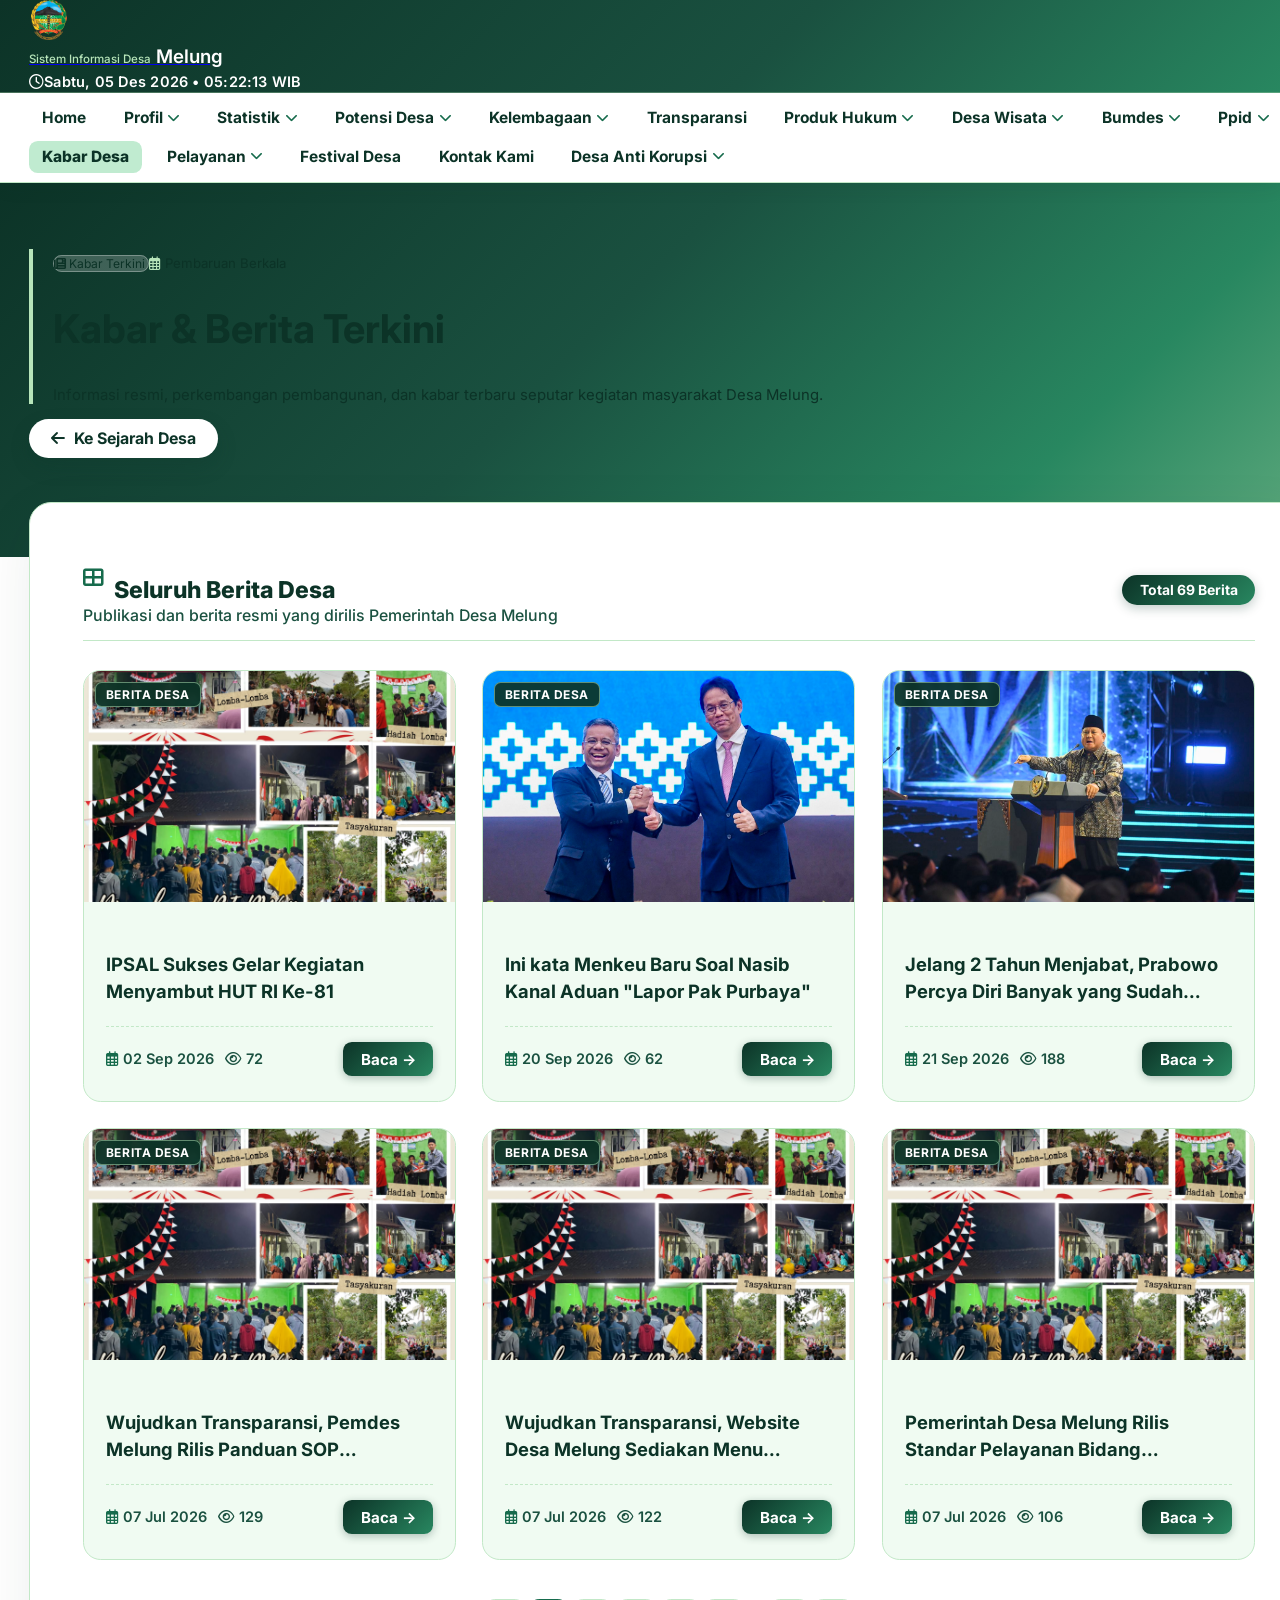
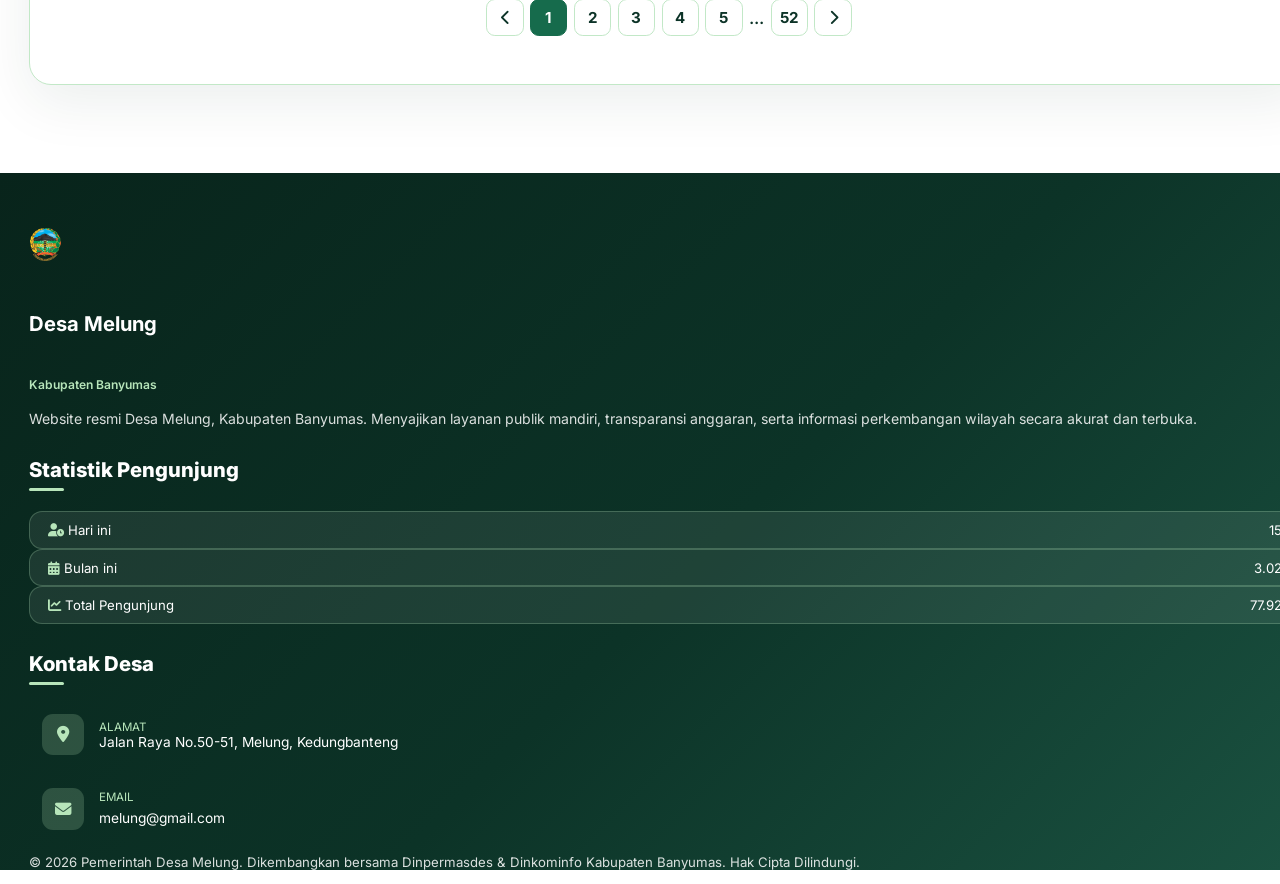
<file: index.html>
<!DOCTYPE html>
<html lang="id">
<head>
    <meta charset="UTF-8">
    <meta http-equiv="refresh" content="0; url=./sejarah-desa/">
    <title>Mengalihkan ke Sejarah Desa Melung...</title>
    <script>
        // Redirect instan via JavaScript
        window.location.replace("./berita-desa/");
    </script>
</head>
<body style="font-family: sans-serif; display: flex; justify-content: center; align-items: center; height: 100vh; margin: 0; background: #fbfdf9; color: #142e1b;">
    <p>Memuat halaman berita desa... Jika tidak otomatis beralih, <a href="./berita-desa/" style="color: #1b6333; font-weight: bold;">klik di sini</a>.</p>
</body>
</html>
</file>
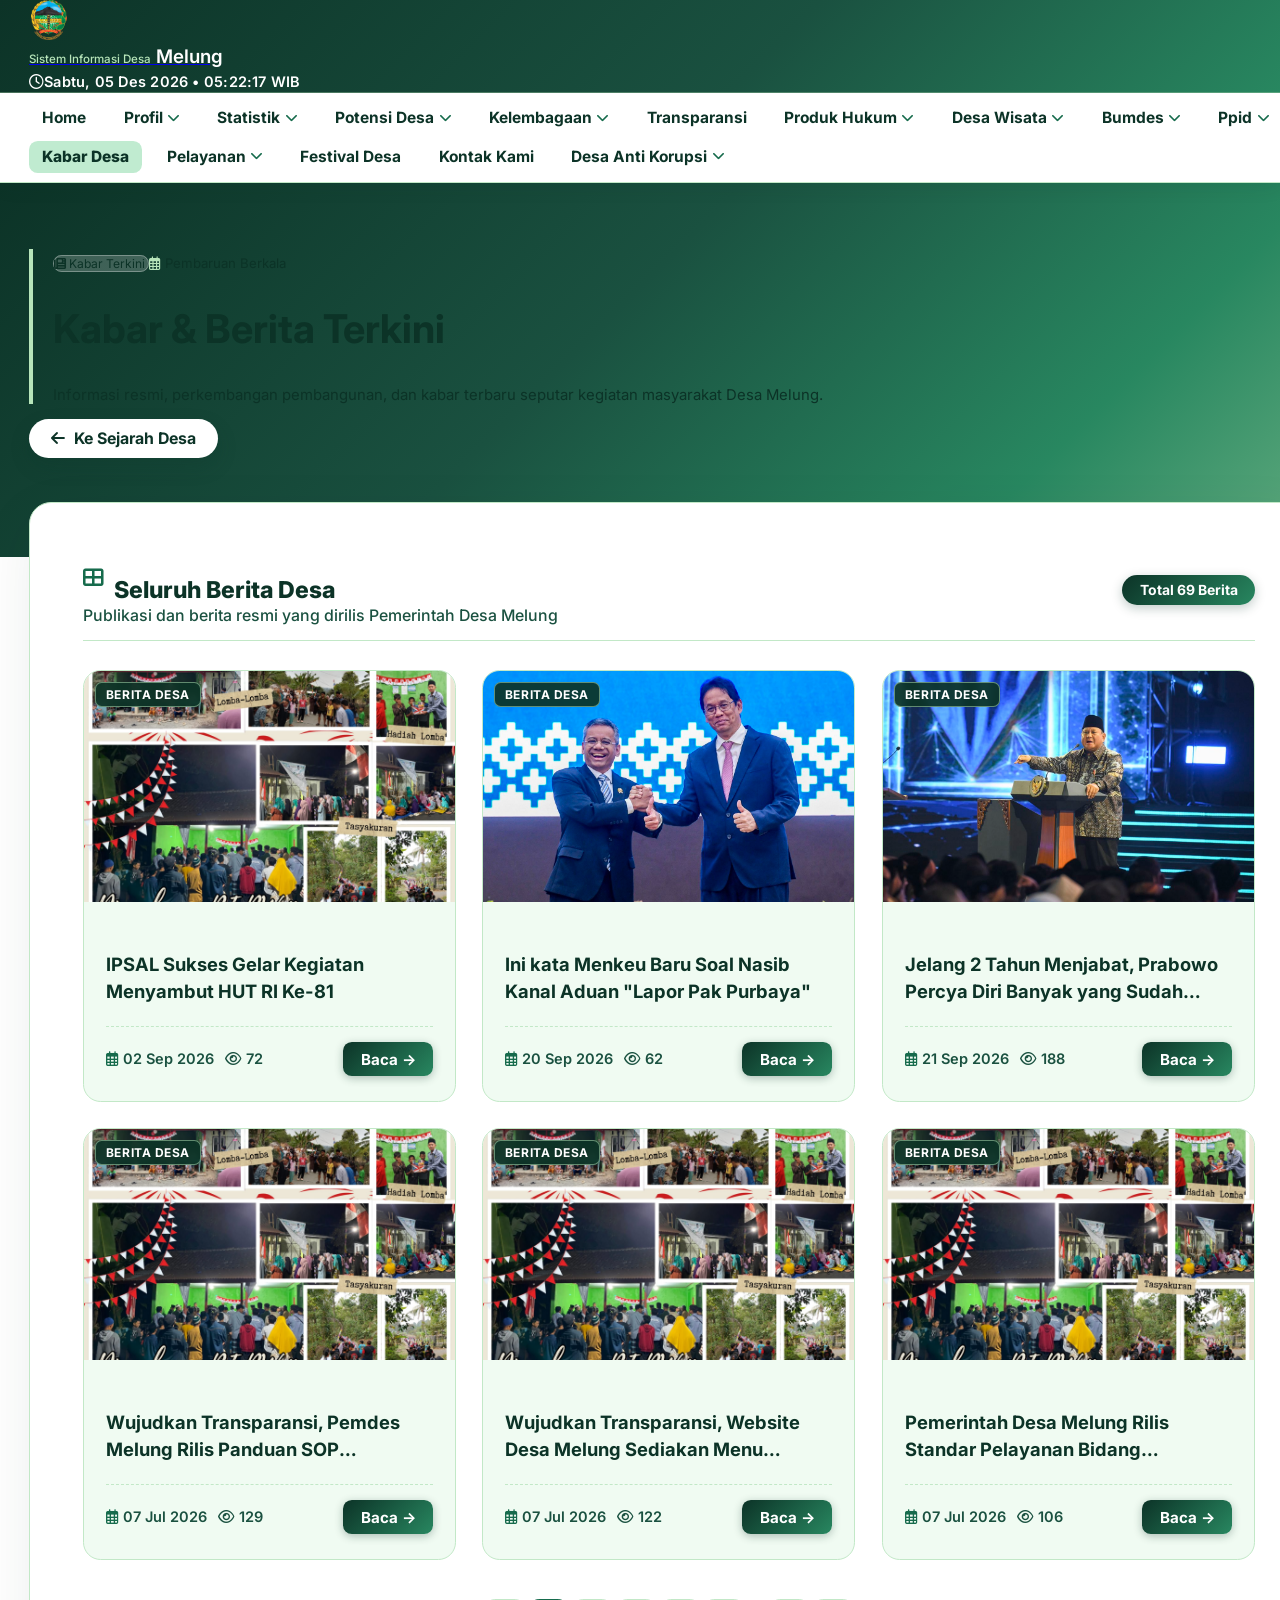
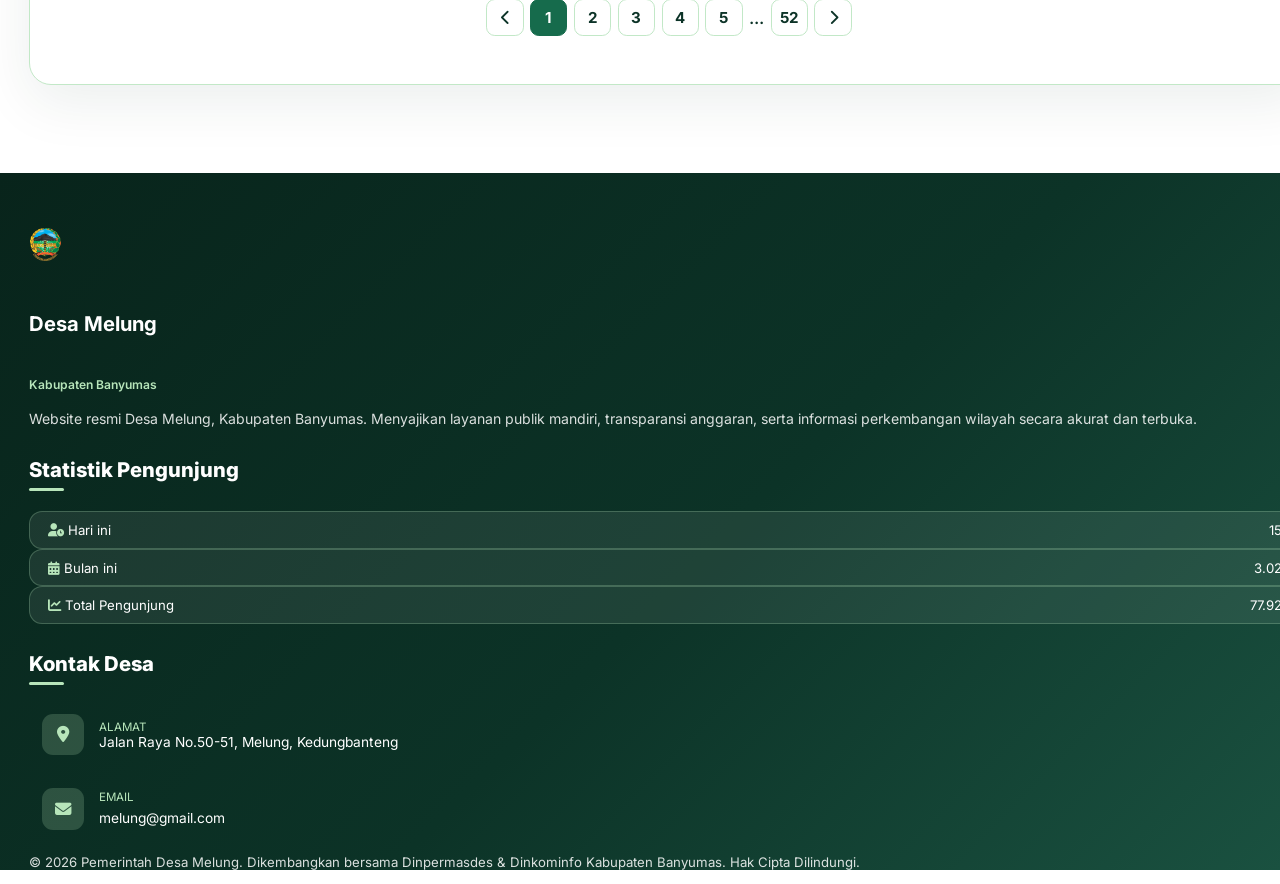
<file: berita-desa/index.html>
<!DOCTYPE html>
<html lang="id" id="top">
<head>
    <meta charset="utf-8">
    <meta name="viewport" content="width=device-width, initial-scale=1, shrink-to-fit=no">
    <title>Kabar & Berita Terkini - Desa Melung</title>
    <link rel="shortcut icon" href="../assets/images/logo-melung.png">
    <link rel="preconnect" href="https://fonts.googleapis.com">
    <link rel="preconnect" href="https://fonts.gstatic.com" crossorigin>
    <link href="https://fonts.googleapis.com/css2?family=Inter:wght@400;500;600;700;800&display=swap" rel="stylesheet">
    <link rel="stylesheet" href="https://cdnjs.cloudflare.com/ajax/libs/font-awesome/6.5.1/css/all.min.css">
    <link rel="stylesheet" href="https://melung.desa.id/themes/css/bootstrap.4.5.3.min.css">
    <link rel="stylesheet" href="style-custom.css">
</head>
<body class="home-two">
    <div class="page-wrapper w-100">
        <!-- Header -->
        <header class="main-header shadow-sm">
            <div class="header-top py-1 text-white">
                <div class="container-fluid d-flex align-items-center justify-content-between">
                    <a href="./index.html" class="brand-logo text-decoration-none d-flex align-items-center py-1">
                        <img src="../assets/images/logo-melung.png" alt="Logo Melung" class="mr-2 flex-shrink-0" style="width: 36px; height: 36px; object-fit: contain;">
                        <div class="d-flex flex-column" style="line-height: 1.2;">
                            <span class="text-uppercase" style="font-size: 10.5px; font-weight: 500; color: #b7e5ba;">Sistem Informasi Desa</span>
                            <span class="header-brand-name" style="font-size: 17px; font-weight: 600; color: #fff;">Melung</span>
                        </div>
                    </a>
                    <span class="header-realtime-info d-none d-sm-inline">
                        <i class="far fa-clock mr-1"></i><span id="realtime-clock">Memuat waktu...</span>
                    </span>
                </div>
            </div>

            <!-- Navigasi Utama (2 Baris Tanpa Ikon Menu) -->
            <div class="header-nav-bar">
                <div class="container-fluid">
                    <nav class="main-menu">
                        <ul class="navigation">
                            <li><a href="../sejarah-desa/" class="nav-static-item">Home</a></li>

                            <!-- Profil -->
                            <li class="nav-dropdown-item">
                                <a href="javascript:void(0)" class="nav-static-item">Profil <i class="fas fa-chevron-down nav-chevron"></i></a>
                                <div class="dropdown-popup">
                                    <a href="#" class="popup-link">Tentang Kami</a>
                                    <a href="#" class="popup-link">Visi Dan Misi</a>
                                    <a href="../sejarah-desa/" class="popup-link">Sejarah Desa</a>
                                    <a href="https://melung.desa.id/artikel-detail/profil-desa-melung" class="popup-link">Letak Geografis Desa</a>
                                    <a href="#" class="popup-link">Peta Desa</a>
                                    <a href="#" class="popup-link">Peta Pertanahan</a>
                                    <a href="https://melung.desa.id/artikel-detail/tentang-desa-melung" class="popup-link">Lambang, Motto, Dan Slogan Desa</a>
                                    <a href="#" class="popup-link">Prestasi Desa</a>
                                </div>
                            </li>

                            <!-- Statistik -->
                            <li class="nav-dropdown-item">
                                <a href="javascript:void(0)" class="nav-static-item">Statistik <i class="fas fa-chevron-down nav-chevron"></i></a>
                                <div class="dropdown-popup">
                                    <a href="https://melung.desa.id/artikel-detail/statistik" class="popup-link">Statistik Penduduk</a>
                                    <a href="#" class="popup-link">Statistik Pendidikan</a>
                                    <a href="#" class="popup-link">Statistik Pekerjaan</a>
                                    <a href="#" class="popup-link">Statistik Agama</a>
                                </div>
                            </li>

                            <!-- Potensi Desa -->
                            <li class="nav-dropdown-item">
                                <a href="javascript:void(0)" class="nav-static-item">Potensi Desa <i class="fas fa-chevron-down nav-chevron"></i></a>
                                <div class="dropdown-popup">
                                    <a href="#" class="popup-link">Potensi Perkebunan Kopi</a>
                                    <a href="#" class="popup-link">Pertanian & Peternakan</a>
                                    <a href="#" class="popup-link">Sumber Daya Air & PLTA</a>
                                    <a href="#" class="popup-link">UMKM Olahan Warga</a>
                                </div>
                            </li>

                            <!-- Kelembagaan -->
                            <li class="nav-dropdown-item">
                                <a href="javascript:void(0)" class="nav-static-item">Kelembagaan <i class="fas fa-chevron-down nav-chevron"></i></a>
                                <div class="dropdown-popup">
                                    <a href="https://melung.desa.id/artikel-detail/pemerintahan-desa" class="popup-link">Pemerintah Desa</a>
                                    <a href="https://melung.desa.id/artikel-detail/bpd" class="popup-link">BPD Desa Melung</a>
                                    <a href="https://melung.desa.id/artikel-detail/lembaga-kemasyarakatan-desa" class="popup-link">LPMD</a>
                                    <a href="#" class="popup-link">Karang Taruna</a>
                                </div>
                            </li>

                            <li><a href="https://melung.desa.id/artikel-detail/transparansi" class="nav-static-item">Transparansi</a></li>

                            <!-- Produk Hukum -->
                            <li class="nav-dropdown-item">
                                <a href="javascript:void(0)" class="nav-static-item">Produk Hukum <i class="fas fa-chevron-down nav-chevron"></i></a>
                                <div class="dropdown-popup">
                                    <a href="#" class="popup-link">Peraturan Desa (Perdes)</a>
                                    <a href="#" class="popup-link">Keputusan Kepala Desa</a>
                                </div>
                            </li>

                            <!-- Desa Wisata -->
                            <li class="nav-dropdown-item">
                                <a href="javascript:void(0)" class="nav-static-item">Desa Wisata <i class="fas fa-chevron-down nav-chevron"></i></a>
                                <div class="dropdown-popup">
                                    <a href="#" class="popup-link">Wisata Pagubugan Melung</a>
                                    <a href="#" class="popup-link">Ekowisata & Agro Camping</a>
                                </div>
                            </li>

                            <!-- Bumdes -->
                            <li class="nav-dropdown-item">
                                <a href="javascript:void(0)" class="nav-static-item">Bumdes <i class="fas fa-chevron-down nav-chevron"></i></a>
                                <div class="dropdown-popup">
                                    <a href="#" class="popup-link">Profil BUMDes Gumregah</a>
                                    <a href="#" class="popup-link">Unit Usaha BUMDes</a>
                                </div>
                            </li>

                            <!-- PPID -->
                            <li class="nav-dropdown-item">
                                <a href="javascript:void(0)" class="nav-static-item">Ppid <i class="fas fa-chevron-down nav-chevron"></i></a>
                                <div class="dropdown-popup">
                                    <a href="#" class="popup-link">Informasi Publik Berkala</a>
                                    <a href="#" class="popup-link">Permohonan Informasi</a>
                                </div>
                            </li>

                            <!-- Kabar Desa (Halaman Aktif) -->
                            <li><a href="./index.html" class="nav-static-item active">Kabar Desa</a></li>

                            <!-- Pelayanan -->
                            <li class="nav-dropdown-item">
                                <a href="javascript:void(0)" class="nav-static-item">Pelayanan <i class="fas fa-chevron-down nav-chevron"></i></a>
                                <div class="dropdown-popup">
                                    <a href="https://melung.desa.id/artikel-detail/wujudkan-tertib-administrasi-pemdes-melung-rilis-daftar-lengkap-syarat-pelayanan-publik" class="popup-link">Syarat Pelayanan</a>
                                    <a href="#" class="popup-link">Layanan Mandiri Online</a>
                                </div>
                            </li>

                            <li><a href="#" class="nav-static-item">Festival Desa</a></li>
                            <li><a href="#" class="nav-static-item">Kontak Kami</a></li>

                            <!-- Desa Anti Korupsi -->
                            <li class="nav-dropdown-item">
                                <a href="javascript:void(0)" class="nav-static-item">Desa Anti Korupsi <i class="fas fa-chevron-down nav-chevron"></i></a>
                                <div class="dropdown-popup">
                                    <a href="#" class="popup-link">Indikator Anti Korupsi</a>
                                    <a href="#" class="popup-link">Kanal Pengaduan WBS</a>
                                </div>
                            </li>
                        </ul>
                    </nav>
                </div>
            </div>
        </header>

        <!-- Hero Banner -->
        <section class="hero-page-banner">
            <div class="container-fluid">
                <div class="row align-items-center justify-content-between">
                    <div class="col-lg-9">
                        <div class="hero-title-wrapper">
                            <div class="d-flex align-items-center flex-wrap mb-2" style="gap: 8px;">
                                <span class="badge badge-success px-2.5 py-1 font-weight-bold" style="background: rgba(255,255,255,0.2); border: 1px solid rgba(255,255,255,0.3); border-radius: 20px; font-size: 11px;">
                                    <i class="fas fa-newspaper mr-1"></i> Kabar Terkini
                                </span>
                                <span class="text-white-50" style="font-size: 12px;"><i class="far fa-calendar-alt mr-1" style="color: #b7e5ba;"></i> Pembaruan Berkala</span>
                            </div>
                            <h1 class="text-white font-weight-bold" style="font-size: clamp(22px, 3.5vw, 36px);">Kabar & Berita Terkini</h1>
                            <p class="text-white-50 m-0" style="font-size: 13.5px;">Informasi resmi, perkembangan pembangunan, dan kabar terbaru seputar kegiatan masyarakat Desa Melung.</p>
                        </div>
                    </div>
                    <div class="col-lg-3 text-lg-right mt-3 mt-lg-0">
                        <a href="../sejarah-desa/" class="btn-back-landing">
                            <i class="fas fa-arrow-left mr-1"></i> Ke Sejarah Desa
                        </a>
                    </div>
                </div>
            </div>
        </section>

        <!-- Main Content -->
        <div style="background: var(--bg-body); padding-bottom: 80px; min-height: 70vh;">
            <div class="container-fluid">
                <div class="row">
                    <div class="col-12">
                        <div class="article-main-card">
                            <div class="news-header">
                                <div class="news-header-left">
                                    <div class="title-row">
                                        <span class="news-icon-square"><i class="fas fa-table-cells-large"></i></span>
                                        <h3 class="section-title">Seluruh Berita Desa</h3>
                                    </div>
                                    <p class="section-subtitle">Publikasi dan berita resmi yang dirilis Pemerintah Desa Melung</p>
                                </div>
                                <div class="news-header-right">
                                    <span class="badge-total">Total 69 Berita</span>
                                </div>
                            </div>

                            <div class="news-grid" id="newsGrid">
                                <!-- Render via JS -->
                            </div>

                            <div class="pagination-bar">
                                <a href="#" class="page-link prev"><i class="fas fa-chevron-left"></i></a>
                                <a href="#" class="page-link active">1</a>
                                <a href="#" class="page-link">2</a>
                                <a href="#" class="page-link">3</a>
                                <a href="#" class="page-link">4</a>
                                <a href="#" class="page-link">5</a>
                                <span class="page-dots">...</span>
                                <a href="#" class="page-link">52</a>
                                <a href="#" class="page-link next"><i class="fas fa-chevron-right"></i></a>
                            </div>
                        </div>
                    </div>
                </div>
            </div>
        </div>

        <!-- Footer -->
        <footer class="modern-footer-section">
            <div class="container-fluid position-relative z-2">
                <div class="row justify-content-between pb-3">
                    <div class="col-lg-4 col-md-6 mb-4">
                        <div class="d-flex align-items-center mb-3" style="gap: 12px;">
                            <div class="p-2 rounded-circle bg-white d-inline-flex align-items-center justify-content-center" style="width: 44px; height: 44px;">
                                <img src="../assets/images/logo-melung.png" alt="Logo Melung" style="height: 30px; width: 30px; object-fit: contain;">
                            </div>
                            <div>
                                <h5 class="font-weight-bold text-white mb-0" style="font-size: 1.05rem;">Desa Melung</h5>
                                <small style="color: #b7e5ba; font-weight: 600; font-size: 11px;">Kabupaten Banyumas</small>
                            </div>
                        </div>
                        <p style="font-size: 12.8px; color: rgba(255,255,255,0.85); line-height: 1.6;">Website resmi Desa Melung, Kabupaten Banyumas. Menyajikan layanan publik mandiri, transparansi anggaran, serta informasi perkembangan wilayah secara akurat dan terbuka.</p>
                    </div>

                    <div class="col-lg-4 col-md-6 mb-4">
                        <h4 class="modern-footer-title" style="font-size: 1.05rem;">Statistik Pengunjung</h4>
                        <div class="d-flex flex-column" style="gap: 9px;">
                            <div class="footer-counter-card" style="font-size: 12px; padding: 9px 16px;">
                                <div><i class="fas fa-user-clock mr-2"></i> Hari ini</div>
                                <span class="font-weight-bold">150</span>
                            </div>
                            <div class="footer-counter-card" style="font-size: 12px; padding: 9px 16px;">
                                <div><i class="fas fa-calendar-alt mr-2"></i> Bulan ini</div>
                                <span class="font-weight-bold">3.025</span>
                            </div>
                            <div class="footer-counter-card" style="font-size: 12px; padding: 9px 16px;">
                                <div><i class="fas fa-chart-line mr-2"></i> Total Pengunjung</div>
                                <span class="font-weight-bold" style="color: #b7e5ba;">77.926</span>
                            </div>
                        </div>
                    </div>

                    <div class="col-lg-4 col-md-12 mb-4">
                        <h4 class="modern-footer-title" style="font-size: 1.05rem;">Kontak Desa</h4>
                        <div class="footer-contact-item">
                            <div class="footer-contact-icon"><i class="fas fa-map-marker-alt"></i></div>
                            <div>
                                <div class="font-weight-bold" style="font-size: 10.5px;">ALAMAT</div>
                                <div style="font-size: 12.5px;">Jalan Raya No.50-51, Melung, Kedungbanteng</div>
                            </div>
                        </div>
                        <div class="footer-contact-item">
                            <div class="footer-contact-icon"><i class="fas fa-envelope"></i></div>
                            <div>
                                <div class="font-weight-bold" style="font-size: 10.5px;">EMAIL</div>
                                <span class="text-white" style="font-size: 12.5px;">melung@gmail.com</span>
                            </div>
                        </div>
                    </div>
                </div>

                <div class="text-center py-3 border-top" style="border-color: rgba(255,255,255,0.15) !important;">
                    <p class="mb-0" style="font-size: 12px; color: rgba(255,255,255,0.85);">&copy; 2026 Pemerintah Desa Melung. Dikembangkan bersama Dinpermasdes & Dinkominfo Kabupaten Banyumas. Hak Cipta Dilindungi.</p>
                </div>
            </div>
        </footer>
    </div>

    <a href="#top" id="backToTop" class="scroll-top">
        <span class="fa fa-angle-up"></span>
    </a>

    <script src="script.js"></script>
</body>
</html>
</file>
<file: berita-desa/style-custom.css>
:root {
  --bg-body: #ffffff;
  --bg-card: #ffffff;
  --bg-nav: #ffffff;
  --text-main: #0c3327;
  --text-muted: #1a5140;
  --border-ui: #c2e8c7;
  --border-input: #92d69a;
  --input-bg: #f0fbf2;
  --item-hover-bg: #dcf2e1;
  --accent-theme: #166b4c;
  --accent-soft: #b7e5ba;
  --accent-gold: #288760;
  --header-gradient: linear-gradient(135deg, #0c3327 0%, #1a5140 60%, #288760 100%);
  --hero-gradient: linear-gradient(135deg, #0c3327 0%, #1a5140 45%, #288760 80%, #5ca87c 100%);
  --footer-gradient: linear-gradient(135deg, #08241b 0%, #0c3327 55%, #1a5140 100%);
}

/* Base & Zoom 110% */
html {
  scroll-behavior: smooth;
  font-size: 110% !important;
}

html,
body {
  width: 100%;
  margin: 0;
  padding: 0;
  overflow-x: clip !important;
}

body {
  background-color: var(--bg-body) !important;
  color: var(--text-main) !important;
  font-family: 'Inter', sans-serif;
  zoom: 1.1;
  -moz-transform: scale(1.1);
  -moz-transform-origin: 0 0;
}

/* Kunci Layar saat Pop-Up Terbuka */
body.modal-open {
  overflow: hidden !important;
}

button,
input,
select,
textarea {
  font-family: inherit;
}

.container-fluid {
  width: 100% !important;
  padding: 0 1.5rem !important;
}

/* Header & Navigasi */
.main-header {
  position: sticky !important;
  top: 0;
  width: 100%;
  z-index: 99999;
  background: var(--bg-nav) !important;
  box-shadow: 0 4px 18px -2px rgba(12, 51, 39, 0.12) !important;
}

.header-top {
  background: var(--header-gradient) !important;
  border-bottom: 1px solid rgba(183, 229, 186, 0.35);
}

.header-realtime-info {
  font-size: 0.75rem !important;
  color: #ffffff !important;
  font-weight: 600;
  letter-spacing: 0.2px;
}

.header-realtime-info i {
  color: #ffffff !important;
}

.header-nav-bar {
  background: #ffffff !important;
  border-bottom: 1px solid var(--border-ui);
  padding: 8px 0 !important;
  overflow: visible !important;
}

.main-menu {
  overflow: visible !important;
}

.main-menu .navigation {
  display: flex !important;
  align-items: center;
  justify-content: flex-start;
  gap: 6px 10px;
  margin: 0;
  padding: 0;
  list-style: none;
  flex-wrap: wrap !important;
  overflow: visible !important;
}

.main-menu .navigation > li {
  position: relative !important;
  flex-shrink: 0;
}

.nav-static-item {
  font-weight: 700 !important;
  font-size: 0.8rem;
  color: #0c3327 !important;
  background: transparent;
  padding: 6px 12px;
  border-radius: 8px;
  display: inline-flex;
  align-items: center;
  white-space: nowrap;
  text-decoration: none !important;
  transition: all 0.2s cubic-bezier(0.25, 1, 0.5, 1);
}

.nav-static-item:hover,
.nav-dropdown-item.is-open > .nav-static-item {
  background: #dcf2e1 !important;
  color: #0c3327 !important;
}

.nav-static-item.active {
  background: #c0ebd0 !important;
  color: #0c3327 !important;
  font-weight: 800 !important;
}

.nav-chevron {
  font-size: 0.65rem;
  margin-left: 4px;
  color: #166b4c !important;
  transition: transform 0.3s cubic-bezier(0.34, 1.56, 0.64, 1);
}

.nav-dropdown-item.is-open .nav-chevron {
  transform: rotate(180deg);
}

/* Dropdown Popup */
.nav-dropdown-item {
  position: relative !important;
}

.dropdown-popup {
  position: absolute !important;
  top: 100% !important;
  left: 0 !important;
  min-width: 215px !important;
  background: #ffffff !important;
  border-radius: 12px !important;
  border: 1px solid rgba(0, 0, 0, 0.08) !important;
  box-shadow: 0 12px 32px rgba(12, 51, 39, 0.16) !important;
  padding: 8px 6px !important;
  display: flex !important;
  flex-direction: column !important;
  gap: 2px !important;
  z-index: 999999 !important;
  opacity: 0 !important;
  visibility: hidden !important;
  transform: translateY(-8px) !important;
  transform-origin: top center;
  pointer-events: none !important;
  transition: opacity 0.22s cubic-bezier(0.4, 0, 0.2, 1),
              transform 0.22s cubic-bezier(0.4, 0, 0.2, 1),
              visibility 0.22s ease !important;
  will-change: transform, opacity, visibility;
}

.nav-dropdown-item:hover .dropdown-popup,
.nav-dropdown-item.is-open .dropdown-popup {
  opacity: 1 !important;
  visibility: visible !important;
  transform: translateY(6px) !important;
  pointer-events: auto !important;
}

.nav-dropdown-item::after {
  content: '';
  position: absolute;
  top: 100%;
  left: 0;
  width: 100%;
  height: 10px;
}

.popup-link {
  display: block !important;
  padding: 7.5px 12px !important;
  font-size: 0.78rem !important;
  font-weight: 600 !important;
  color: #2d3748 !important;
  text-decoration: none !important;
  border-radius: 8px !important;
  transition: background-color 0.2s ease, color 0.2s ease, transform 0.2s ease !important;
  white-space: nowrap;
}

.popup-link:hover {
  background-color: #dcf2e1 !important;
  color: #0c3327 !important;
  padding-left: 16px !important;
  transform: translateX(2px);
}

.popup-link.active {
  background: #c0ebd0 !important;
  color: #0c3327 !important;
  font-weight: 700;
}

/* Hero Banner & Button */
.hero-page-banner {
  background: var(--hero-gradient);
  padding: 60px 0 90px;
  width: 100%;
  position: relative;
  overflow: hidden;
}

.hero-title-wrapper {
  border-left: 4px solid #b7e5ba;
  padding-left: 18px;
}

.btn-back-landing {
  display: inline-flex;
  align-items: center;
  gap: 8px;
  padding: 9px 20px;
  background: var(--bg-card);
  color: #0c3327 !important;
  font-weight: 700;
  font-size: 0.82rem;
  border-radius: 30px;
  box-shadow: 0 8px 18px rgba(12, 51, 39, 0.2);
  text-decoration: none !important;
  transition: all 0.35s cubic-bezier(0.22, 1.25, 0.36, 1);
}

.btn-back-landing:hover {
  transform: translateX(-4px) scale(1.02);
  box-shadow: 0 10px 22px rgba(12, 51, 39, 0.3);
}

/* Kartu Utama & Konten */
.article-main-card {
  background: var(--bg-card);
  border-radius: 20px;
  border: 1px solid var(--border-ui);
  box-shadow: 0 16px 50px rgba(12, 51, 39, 0.08);
  padding: 44px 48px;
  margin-top: -50px;
  position: relative;
  z-index: 3;
  max-width: 1380px;
  margin-left: auto;
  margin-right: auto;
}

.news-header {
  display: flex;
  justify-content: space-between;
  align-items: center;
  margin-bottom: 26px;
  padding-bottom: 14px;
  border-bottom: 1px solid var(--border-ui);
}

.title-row {
  display: flex;
  align-items: center;
  gap: 10px;
}

.news-icon-square {
  color: #166b4c !important;
  font-size: 1.05rem;
}

.section-title {
  font-size: 1.2rem;
  font-weight: 800;
  color: #0c3327 !important;
  margin-bottom: 0;
}

.section-subtitle {
  font-size: 0.82rem;
  color: #1a5140 !important;
  font-weight: 500;
  margin-top: 2px;
  margin-bottom: 0;
}

.badge-total {
  background: linear-gradient(135deg, #0c3327 0%, #288760 100%);
  color: #ffffff !important;
  padding: 6px 16px;
  border-radius: 50px;
  font-size: 0.72rem;
  font-weight: 700;
  box-shadow: 0 3px 10px rgba(12, 51, 39, 0.25);
}

/* Grid Berita & Kartu */
.news-grid {
  display: grid;
  grid-template-columns: repeat(3, 1fr);
  gap: 24px;
}

.news-card {
  background: var(--input-bg);
  border: 1px solid var(--border-ui);
  border-radius: 16px;
  overflow: hidden;
  display: flex;
  flex-direction: column;
  transition: transform 0.35s cubic-bezier(0.22, 1.25, 0.36, 1),
              box-shadow 0.35s ease,
              background-color 0.3s ease,
              border-color 0.3s ease;
  will-change: transform, box-shadow;
  cursor: pointer;
}

.news-card:hover {
  transform: translateY(-6px) scale(1.015);
  background-color: #ffffff !important;
  border-color: #288760;
  box-shadow: 0 16px 36px -6px rgba(12, 51, 39, 0.22);
}

.card-image-wrap {
  position: relative;
  width: 100%;
  height: 210px !important;
  background-color: #e2e8f0;
  overflow: hidden;
}

.card-thumb {
  width: 100%;
  height: 100%;
  object-fit: cover;
  transition: transform 0.5s cubic-bezier(0.16, 1, 0.3, 1);
}

.news-card:hover .card-thumb {
  transform: scale(1.08);
}

.card-badge {
  position: absolute;
  top: 10px;
  left: 10px;
  background: rgba(12, 51, 39, 0.92);
  backdrop-filter: blur(4px);
  color: #ffffff !important;
  border: 1px solid rgba(183, 229, 186, 0.5);
  font-size: 0.62rem;
  font-weight: 700;
  letter-spacing: 0.5px;
  padding: 3.5px 9px;
  border-radius: 6px;
}

.card-content {
  padding: 22px 20px !important;
  display: flex;
  flex-direction: column;
  flex-grow: 1;
}

.card-title {
  font-size: 0.95rem !important;
  font-weight: 700;
  line-height: 1.5 !important;
  color: #0c3327 !important;
  margin-bottom: 18px !important;
  display: -webkit-box;
  -webkit-line-clamp: 2;
  line-clamp: 2;
  -webkit-box-orient: vertical;
  overflow: hidden;
  height: auto !important;
  min-height: 2.9em !important;
  transition: color 0.3s ease;
}

.news-card:hover .card-title {
  color: #166b4c !important;
}

.card-footer {
  margin-top: auto;
  display: flex;
  justify-content: space-between;
  align-items: center;
  padding-top: 14px;
  border-top: 1px dashed var(--border-ui);
}

.meta-stats {
  display: flex;
  align-items: center;
  gap: 10px;
  font-size: 0.75rem;
}

.date-text,
.views-text {
  color: #1a5140 !important;
  font-weight: 600;
  display: flex;
  align-items: center;
  gap: 4px;
}

.date-text i {
  color: #166b4c !important;
}

.btn-baca,
.btn-baca:hover,
.btn-baca:focus,
.btn-baca:active,
.btn-baca:visited {
  background: linear-gradient(135deg, #0c3327 0%, #288760 100%) !important;
  color: #ffffff !important;
  font-size: 0.78rem;
  font-weight: 700;
  padding: 7px 16px;
  border-radius: 8px;
  display: inline-flex;
  align-items: center;
  gap: 5px;
  text-decoration: none !important;
  transition: transform 0.25s cubic-bezier(0.34, 1.56, 0.64, 1),
              box-shadow 0.25s ease,
              filter 0.25s ease;
  box-shadow: 0 2px 8px rgba(12, 51, 39, 0.3);
  border: none;
}

.btn-baca:hover {
  transform: translateY(-2px) scale(1.04);
  box-shadow: 0 6px 16px rgba(12, 51, 39, 0.4);
  filter: brightness(1.1);
  color: #ffffff !important;
}

/* Sidebar Widget */
.sidebar-widget-card {
  background: var(--bg-card);
  border-radius: 18px;
  border: 1px solid var(--border-ui);
  padding: 24px;
  margin-bottom: 24px;
}

.sidebar-widget-title {
  font-size: 1.05rem;
  font-weight: 800;
  color: #0c3327 !important;
  position: relative;
  padding-bottom: 10px;
  margin-bottom: 18px;
}

.sidebar-widget-title::after {
  content: '';
  position: absolute;
  left: 0;
  bottom: 0;
  width: 32px;
  height: 3px;
  background: linear-gradient(90deg, #166b4c, #288760);
  border-radius: 2px;
}

/* POP-UP MODAL PRESI TEPAT DI TENGAH LAYAR VIEWPORT */
.article-modal-backdrop {
  position: fixed !important;
  top: 0 !important;
  left: 0 !important;
  width: 100vw !important;
  height: 100vh !important;
  background: rgba(12, 51, 39, 0.75) !important;
  backdrop-filter: blur(5px) !important;
  z-index: 9999999 !important;
  display: flex !important;
  align-items: center !important;
  justify-content: center !important;
  padding: 20px !important;
  box-sizing: border-box !important;
  opacity: 0;
  visibility: hidden;
  transition: opacity 0.3s ease, visibility 0.3s ease;
}

.article-modal-backdrop.is-open {
  opacity: 1 !important;
  visibility: visible !important;
}

.article-modal-container {
  background: #ffffff !important;
  width: 100% !important;
  max-width: 660px !important;
  max-height: 85vh !important;
  border-radius: 16px !important;
  box-shadow: 0 20px 40px rgba(0, 0, 0, 0.25) !important;
  overflow-y: auto !important;
  position: relative !important;
  margin: auto !important;
  transform: scale(0.95);
  transition: transform 0.3s cubic-bezier(0.22, 1.25, 0.36, 1);
  padding: 28px 32px !important;
  box-sizing: border-box !important;
}

.article-modal-backdrop.is-open .article-modal-container {
  transform: scale(1) !important;
}

/* Tombol Close Pop-Up */
.modal-close-btn {
  position: absolute !important;
  top: 18px !important;
  right: 18px !important;
  width: 32px !important;
  height: 32px !important;
  border-radius: 50% !important;
  background: #f1f5f9 !important;
  color: #475569 !important;
  border: none !important;
  display: flex !important;
  align-items: center !important;
  justify-content: center !important;
  font-size: 1.1rem !important;
  cursor: pointer !important;
  transition: all 0.2s ease !important;
  z-index: 10 !important;
}

.modal-close-btn:hover {
  background: #e2e8f0 !important;
  color: #0f172a !important;
  transform: scale(1.08) !important;
}

/* Header & Teks Modal */
.modal-article-badge {
  display: inline-block;
  background: var(--input-bg);
  color: var(--accent-theme) !important;
  font-size: 0.7rem;
  font-weight: 700;
  padding: 4px 10px;
  border-radius: 6px;
  border: 1px solid var(--border-ui);
  margin-bottom: 10px;
}

.modal-article-title {
  font-size: 1.25rem;
  font-weight: 800;
  color: #0c3327 !important;
  line-height: 1.4;
  margin-bottom: 10px;
  padding-right: 30px;
}

.modal-meta-row {
  display: flex;
  align-items: center;
  gap: 14px;
  font-size: 0.75rem;
  color: #1a5140 !important;
  font-weight: 600;
  margin-bottom: 20px;
  padding-bottom: 14px;
  border-bottom: 1px solid var(--border-ui);
}

/* Gambar Artikel Modal */
.modal-banner-wrap {
  width: 100%;
  margin-bottom: 20px;
  text-align: center;
}

.modal-article-img,
.ipsal-main-collage-img {
  width: 100% !important;
  max-height: 280px !important;
  object-fit: cover !important;
  border-radius: 12px;
  border: 1px solid var(--border-ui);
  display: block;
}

.modal-article-body {
  font-size: 0.9rem;
  line-height: 1.8;
  color: #0c3327 !important;
  text-align: justify;
}

.modal-article-body p {
  margin-bottom: 14px;
}

/* Footer & Animasi Statistik / Kontak */
.modern-footer-section {
  background: var(--footer-gradient);
  color: #ffffff !important;
  padding-top: 50px;
  width: 100%;
}

.modern-footer-title {
  padding-bottom: 8px;
  margin-bottom: 18px;
  position: relative;
  font-weight: 800;
}

.modern-footer-title::after {
  content: '';
  position: absolute;
  left: 0;
  bottom: 0;
  width: 32px;
  height: 3px;
  background: #b7e5ba;
  border-radius: 2px;
}

.footer-counter-card {
  background: rgba(255, 255, 255, 0.08);
  border: 1px solid rgba(183, 229, 186, 0.25);
  border-radius: 12px;
  display: flex;
  align-items: center;
  justify-content: space-between;
  padding: 9px 16px;
  font-size: 0.78rem;
  position: relative;
  overflow: hidden;
  cursor: default;
  transition: transform 0.35s cubic-bezier(0.34, 1.56, 0.64, 1),
              box-shadow 0.35s ease,
              background-color 0.3s ease,
              border-color 0.3s ease;
}

.footer-counter-card::before {
  content: '';
  position: absolute;
  top: 0;
  left: -100%;
  width: 50%;
  height: 100%;
  background: linear-gradient(90deg, transparent, rgba(255, 255, 255, 0.15), transparent);
  transition: left 0.6s ease;
}

.footer-counter-card:hover {
  transform: translateY(-4px) scale(1.02);
  background-color: rgba(255, 255, 255, 0.16) !important;
  border-color: rgba(183, 229, 186, 0.6) !important;
  box-shadow: 0 10px 24px -4px rgba(0, 0, 0, 0.3), 0 0 12px rgba(183, 229, 186, 0.2);
}

.footer-counter-card:hover::before {
  left: 120%;
}

.footer-counter-card i {
  color: #b7e5ba !important;
  transition: transform 0.35s cubic-bezier(0.34, 1.56, 0.64, 1), color 0.3s ease;
}

.footer-counter-card:hover i {
  transform: scale(1.25) rotate(-10deg);
  color: #ffffff !important;
}

.footer-counter-card span {
  color: #ffffff !important;
  transition: transform 0.3s ease, color 0.3s ease, text-shadow 0.3s ease;
}

.footer-counter-card:hover span {
  color: #b7e5ba !important;
  text-shadow: 0 0 8px rgba(183, 229, 186, 0.4);
}

.footer-contact-item {
  display: flex;
  align-items: center;
  gap: 14px;
  margin-bottom: 14px;
  padding: 8px 12px;
  border-radius: 12px;
  background: transparent;
  cursor: default;
  transition: transform 0.35s cubic-bezier(0.25, 1, 0.5, 1),
              background-color 0.3s ease,
              box-shadow 0.3s ease;
}

.footer-contact-item:hover {
  transform: translateX(8px);
  background-color: rgba(255, 255, 255, 0.08);
  box-shadow: 0 4px 14px rgba(0, 0, 0, 0.15);
}

.footer-contact-icon {
  width: 38px;
  height: 38px;
  border-radius: 10px;
  background: rgba(183, 229, 186, 0.2);
  color: #b7e5ba !important;
  display: flex;
  align-items: center;
  justify-content: center;
  flex-shrink: 0;
  font-size: 0.85rem;
  transition: transform 0.4s cubic-bezier(0.34, 1.56, 0.64, 1),
              background-color 0.3s ease,
              color 0.3s ease,
              box-shadow 0.3s ease;
}

.footer-contact-item:hover .footer-contact-icon {
  transform: scale(1.18) rotate(12deg);
  background-color: #b7e5ba !important;
  color: #0c3327 !important;
  box-shadow: 0 6px 16px rgba(183, 229, 186, 0.35);
}

.footer-contact-item div div:first-child {
  color: #b7e5ba !important;
  transition: color 0.3s ease, letter-spacing 0.3s ease;
}

.footer-contact-item:hover div div:first-child {
  color: #ffffff !important;
  letter-spacing: 0.8px;
}

/* Pagination & Scroll Top */
.pagination-bar {
  display: flex;
  justify-content: center;
  align-items: center;
  gap: 6px;
  margin-top: 36px;
}

.page-link {
  width: 32px;
  height: 32px;
  display: inline-flex;
  justify-content: center;
  align-items: center;
  font-size: 0.78rem;
  font-weight: 700;
  color: #0c3327 !important;
  border-radius: 8px;
  border: 1px solid var(--border-ui);
  background: #ffffff;
  text-decoration: none !important;
  transition: all 0.2s ease;
}

.page-link.active {
  background: #166b4c !important;
  color: #ffffff !important;
  border-color: #166b4c;
}

.page-link:hover:not(.active) {
  background: #dcf2e1;
  color: #0c3327;
  border-color: #288760;
}

.scroll-top {
  position: fixed;
  bottom: 25px;
  right: 25px;
  width: 38px;
  height: 38px;
  background: linear-gradient(135deg, #0c3327, #288760);
  color: #ffffff !important;
  border-radius: 50%;
  z-index: 999;
  box-shadow: 0 4px 12px rgba(12, 51, 39, 0.35);
  display: inline-flex;
  align-items: center;
  justify-content: center;
  text-decoration: none;
  font-size: 0.85rem;
  transition: transform 0.35s cubic-bezier(0.22, 1.25, 0.36, 1);
}

.scroll-top:hover {
  transform: translateY(-4px) scale(1.08);
}

/* Responsive */
@media (max-width: 1200px) {
  .article-main-card {
    padding: 32px 28px !important;
  }
}

@media (max-width: 991px) {
  .container-fluid {
    padding: 0 1rem !important;
  }

  .main-menu .navigation {
    justify-content: flex-start !important;
    gap: 4px;
  }

  .news-grid {
    grid-template-columns: repeat(2, 1fr);
  }
}

@media (max-width: 768px) {
  .article-main-card {
    padding: 20px 16px !important;
    margin-top: -25px !important;
  }

  .news-grid {
    grid-template-columns: 1fr;
  }

  .news-header {
    flex-direction: column;
    align-items: flex-start;
    gap: 12px;
  }

  .article-modal-container {
    padding: 20px 18px !important;
  }
}
</file>
